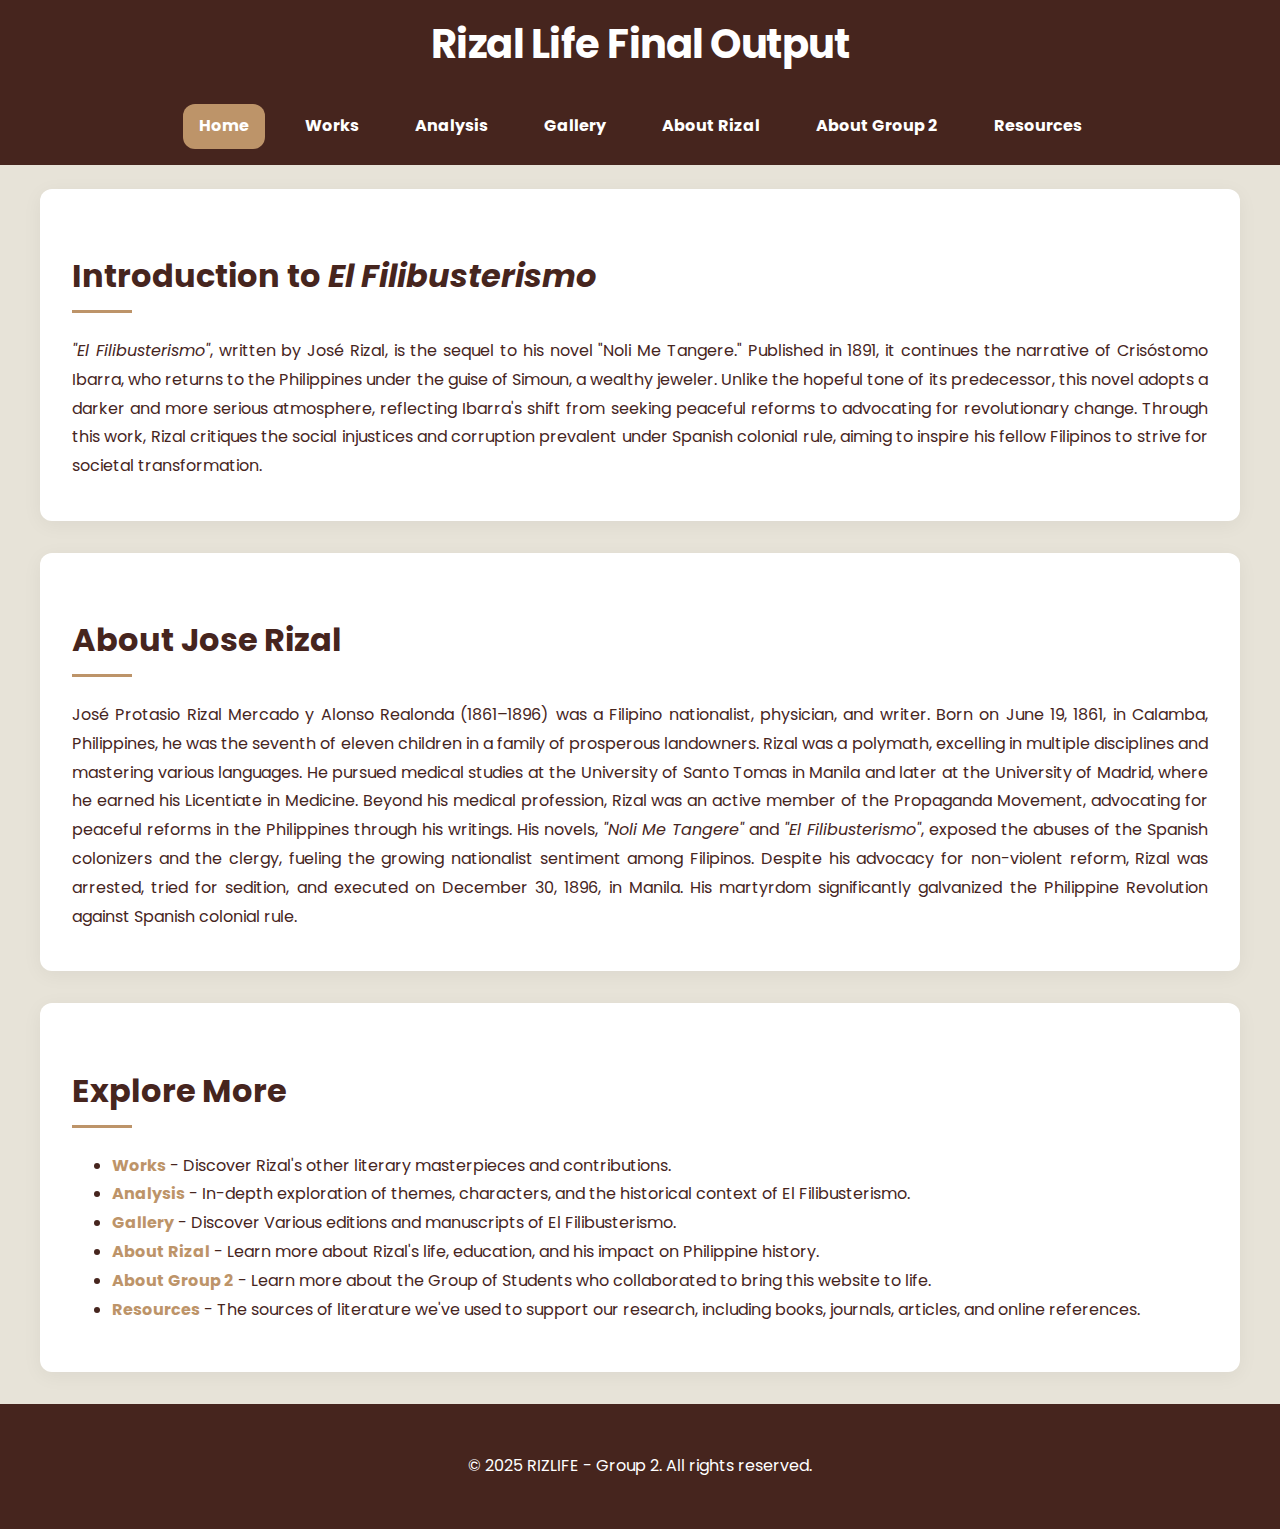
<file: index.html>
<!DOCTYPE html>
<html lang="en">
<head>
    <meta charset="UTF-8">
    <meta name="viewport" content="width=device-width, initial-scale=1.0">
    <title>Rizal Life Final Output</title>
    <link rel="stylesheet" href="styles.css">
    <link href="https://fonts.googleapis.com/css2?family=Poppins:wght@400;500;600;700&display=swap" rel="stylesheet">
</head>
<body>
    <header>
        <h1>Rizal Life Final Output</h1>
    </header>

    <main>
        <section id="introduction">
            <h2>Introduction to <em>El Filibusterismo</em></h2>
            <p>
                <em>"El Filibusterismo"</em>, written by José Rizal, is the sequel to his novel "Noli Me Tangere." Published in 1891, it continues the narrative of Crisóstomo Ibarra, who returns to the Philippines under the guise of Simoun, a wealthy jeweler. Unlike the hopeful tone of its predecessor, this novel adopts a darker and more serious atmosphere, reflecting Ibarra's shift from seeking peaceful reforms to advocating for revolutionary change. Through this work, Rizal critiques the social injustices and corruption prevalent under Spanish colonial rule, aiming to inspire his fellow Filipinos to strive for societal transformation.
            </p>
        </section>

        <section id="biography">
            <h2>About Jose Rizal</h2>
            <p>
                José Protasio Rizal Mercado y Alonso Realonda (1861–1896) was a Filipino nationalist, physician, and writer. Born on June 19, 1861, in Calamba, Philippines, he was the seventh of eleven children in a family of prosperous landowners. Rizal was a polymath, excelling in multiple disciplines and mastering various languages. He pursued medical studies at the University of Santo Tomas in Manila and later at the University of Madrid, where he earned his Licentiate in Medicine. Beyond his medical profession, Rizal was an active member of the Propaganda Movement, advocating for peaceful reforms in the Philippines through his writings. His novels, <em>"Noli Me Tangere"</em> and <em>"El Filibusterismo"</em>, exposed the abuses of the Spanish colonizers and the clergy, fueling the growing nationalist sentiment among Filipinos. Despite his advocacy for non-violent reform, Rizal was arrested, tried for sedition, and executed on December 30, 1896, in Manila. His martyrdom significantly galvanized the Philippine Revolution against Spanish colonial rule.
            </p>
        </section>

        <section id="links">
            <h2>Explore More</h2>
            <ul>
                <li><a href="works.html">Works</a> - Discover Rizal's other literary masterpieces and contributions.</li>
                <li><a href="analysis.html">Analysis</a> - In-depth exploration of themes, characters, and the historical context of El Filibusterismo.</li>
                <li><a href="gallery.html">Gallery</a> - Discover Various editions and manuscripts of El Filibusterismo.</li>
                <li><a href="about.html">About Rizal</a> - Learn more about Rizal's life, education, and his impact on Philippine history.</li>
                <li><a href="about-group2.html">About Group 2</a> - Learn more about the Group of Students who collaborated to bring this website to life.</li>
                <li><a href="resources.html">Resources</a> - The sources of literature we've used to support our research, including books, journals, articles, and online references.</li>
            </ul>
        </section>
    </main>

    <footer>
        <p>&copy; 2025 RIZLIFE - Group 2. All rights reserved.</p>
    </footer>

    <script src="js/navbar.js"></script>
</body>
</html>
</file>
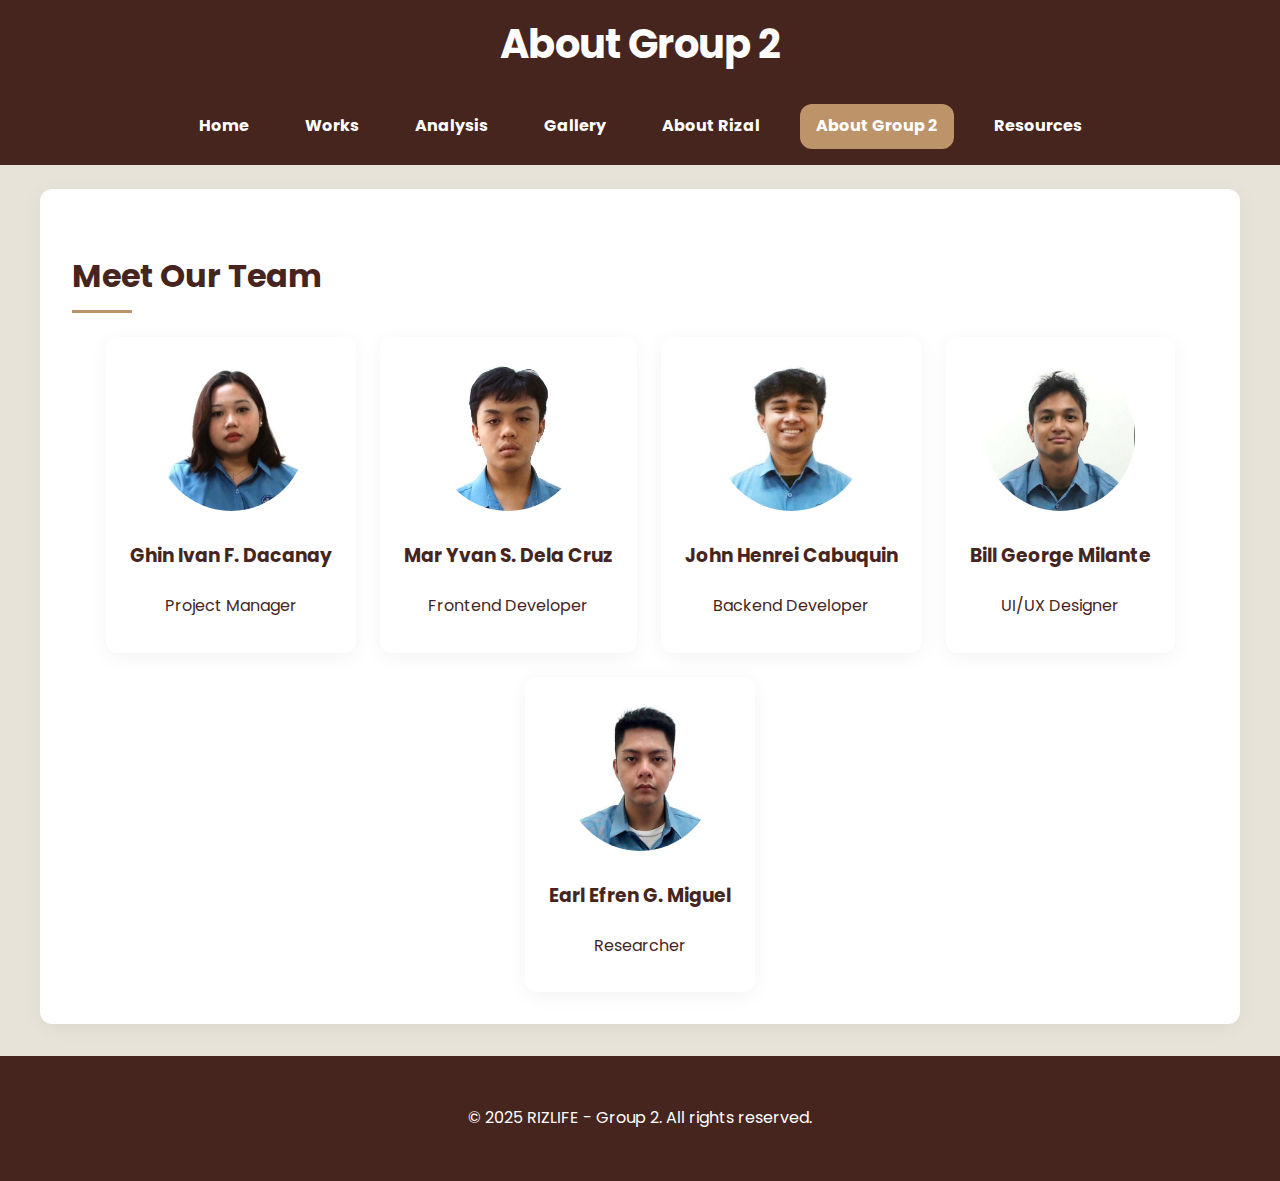
<file: about-group2.html>
<!DOCTYPE html>
<html lang="en">
<head>
    <meta charset="UTF-8">
    <meta name="viewport" content="width=device-width, initial-scale=1.0">
    <title>About Group 2</title>
    <link rel="stylesheet" href="styles.css">
    <link href="https://fonts.googleapis.com/css2?family=Poppins:wght@400;500;600;700&display=swap" rel="stylesheet">
</head>
<body>
    <header>
        <h1>About Group 2</h1>
    </header>

    <main>
        <section id="group-members">
            <h2>Meet Our Team</h2>
            <div class="member-container">
                <div class="member">
                    <img src="images/member1.jpg" alt="Member 1">
                    <h3>Ghin Ivan F. Dacanay</h3>
                    <p style="text-align: center;">Project Manager</p>
                </div>
                <div class="member">
                    <img src="images/member2.jpg" alt="Member 2">
                    <h3>Mar Yvan S. Dela Cruz</h3>
                    <p style="text-align: center;">Frontend Developer</p>
                </div>
                <div class="member">
                    <img src="images/member3.jpg" alt="Member 3">
                    <h3>John Henrei Cabuquin</h3>
                    <p style="text-align: center;">Backend Developer</p>
                </div>
                <div class="member">
                    <img src="images/member4.jpg" alt="Member 4">
                    <h3>Bill George Milante</h3>
                    <p style="text-align: center;">UI/UX Designer</p>
                </div>
                <div class="member">
                    <img src="images/member5.jpg" alt="Member 5">
                    <h3>Earl Efren G. Miguel</h3>
                    <p style="text-align: center;">Researcher</p>
                </div>
            </div>
        </section>
    </main>

    <footer>
        <p>&copy; 2025 RIZLIFE - Group 2. All rights reserved.</p>
    </footer>

    <script src="js/navbar.js"></script>
</body>
</html>
</file>
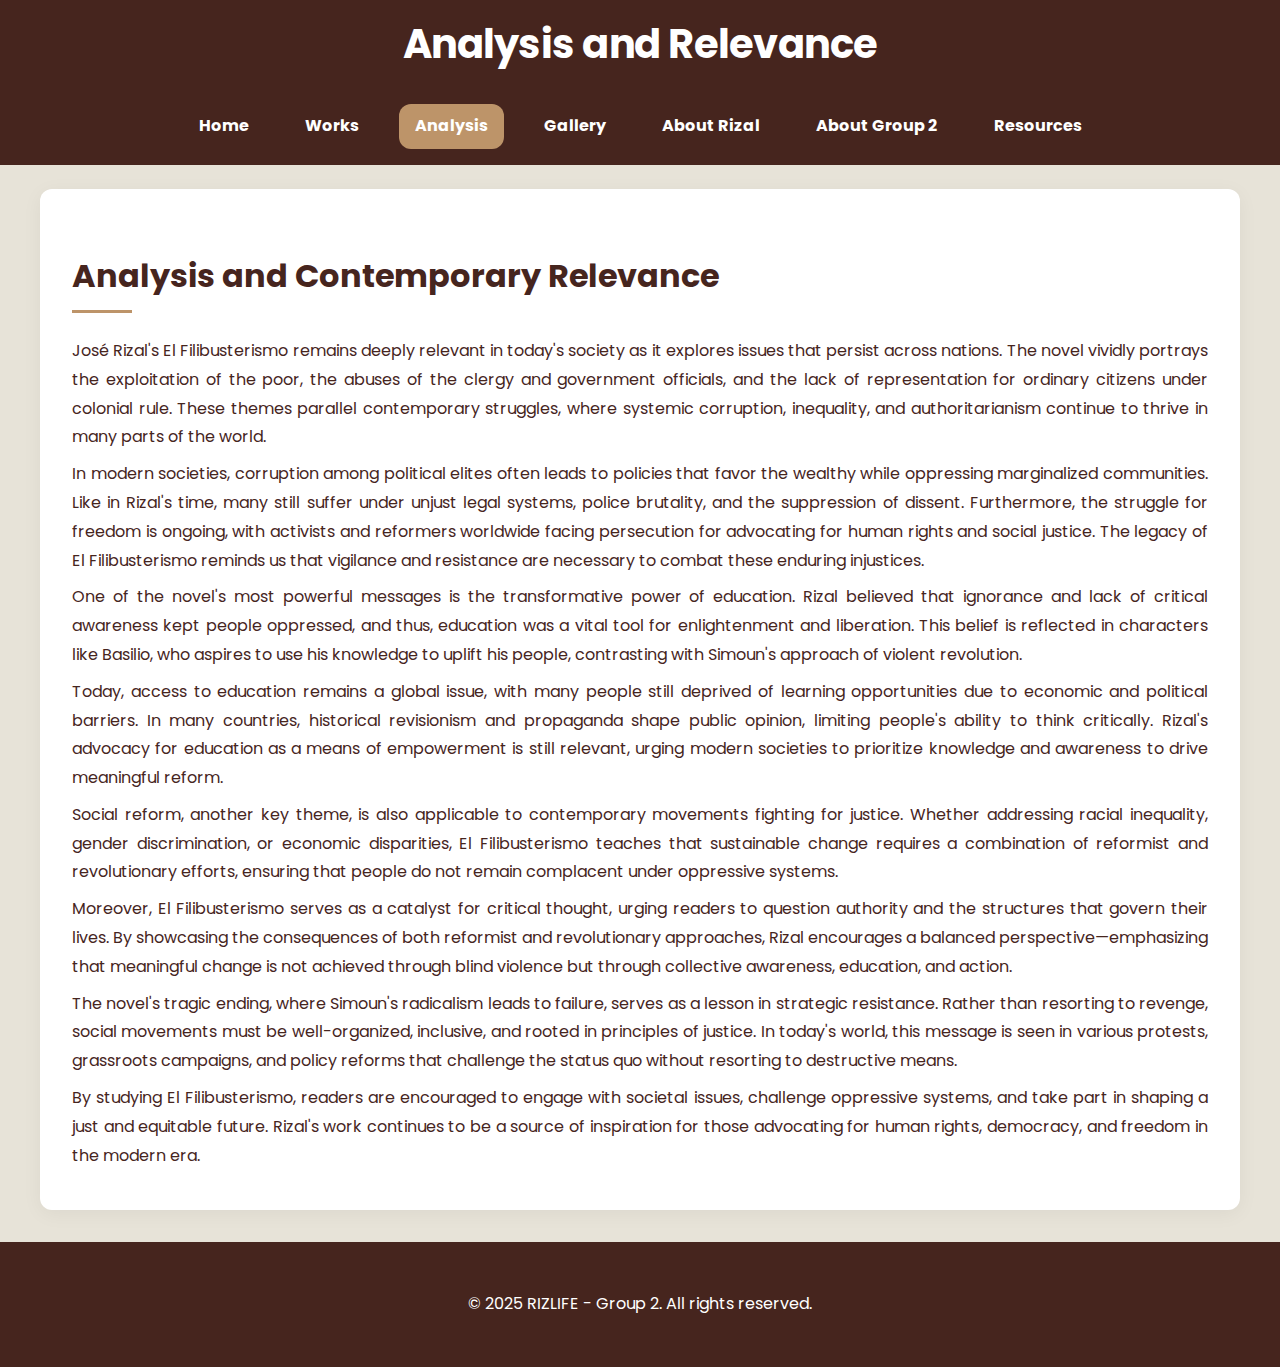
<file: analysis.html>
<!DOCTYPE html>
<html lang="en">
<head>
    <meta charset="UTF-8">
    <meta name="viewport" content="width=device-width, initial-scale=1.0">
    <title>Analysis - Noli Me Tangere & El Filibusterismo</title>
    <link rel="stylesheet" href="styles.css">
    <link href="https://fonts.googleapis.com/css2?family=Poppins:wght@400;500;600;700&display=swap" rel="stylesheet">
</head>
<body>
    <header>
        <h1>Analysis and Relevance</h1>
    </header>

    <main>
        <section id="analysis">
            <h2>Analysis and Contemporary Relevance</h2>
            
            <p>
                José Rizal's El Filibusterismo remains deeply relevant in today's society as it explores issues that persist across nations. The novel vividly portrays the exploitation of the poor, the abuses of the clergy and government officials, and the lack of representation for ordinary citizens under colonial rule. These themes parallel contemporary struggles, where systemic corruption, inequality, and authoritarianism continue to thrive in many parts of the world.
            </p>

            <p>
                In modern societies, corruption among political elites often leads to policies that favor the wealthy while oppressing marginalized communities. Like in Rizal's time, many still suffer under unjust legal systems, police brutality, and the suppression of dissent. Furthermore, the struggle for freedom is ongoing, with activists and reformers worldwide facing persecution for advocating for human rights and social justice. The legacy of El Filibusterismo reminds us that vigilance and resistance are necessary to combat these enduring injustices.
            </p>

            <p>
                One of the novel's most powerful messages is the transformative power of education. Rizal believed that ignorance and lack of critical awareness kept people oppressed, and thus, education was a vital tool for enlightenment and liberation. This belief is reflected in characters like Basilio, who aspires to use his knowledge to uplift his people, contrasting with Simoun's approach of violent revolution.
            </p>

            <p>
                Today, access to education remains a global issue, with many people still deprived of learning opportunities due to economic and political barriers. In many countries, historical revisionism and propaganda shape public opinion, limiting people's ability to think critically. Rizal's advocacy for education as a means of empowerment is still relevant, urging modern societies to prioritize knowledge and awareness to drive meaningful reform.
            </p>

            <p>
                Social reform, another key theme, is also applicable to contemporary movements fighting for justice. Whether addressing racial inequality, gender discrimination, or economic disparities, El Filibusterismo teaches that sustainable change requires a combination of reformist and revolutionary efforts, ensuring that people do not remain complacent under oppressive systems.
            </p>

            <p>
                Moreover, El Filibusterismo serves as a catalyst for critical thought, urging readers to question authority and the structures that govern their lives. By showcasing the consequences of both reformist and revolutionary approaches, Rizal encourages a balanced perspective—emphasizing that meaningful change is not achieved through blind violence but through collective awareness, education, and action.
            </p>

            <p>
                The novel's tragic ending, where Simoun's radicalism leads to failure, serves as a lesson in strategic resistance. Rather than resorting to revenge, social movements must be well-organized, inclusive, and rooted in principles of justice. In today's world, this message is seen in various protests, grassroots campaigns, and policy reforms that challenge the status quo without resorting to destructive means.
            </p>

            <p>
                By studying El Filibusterismo, readers are encouraged to engage with societal issues, challenge oppressive systems, and take part in shaping a just and equitable future. Rizal's work continues to be a source of inspiration for those advocating for human rights, democracy, and freedom in the modern era.
            </p>
        </section>
    </main>

    <footer>
        <p>&copy; 2025 RIZLIFE - Group 2. All rights reserved.</p>
    </footer>

    <script src="js/navbar.js"></script>
</body>
</html>
</file>
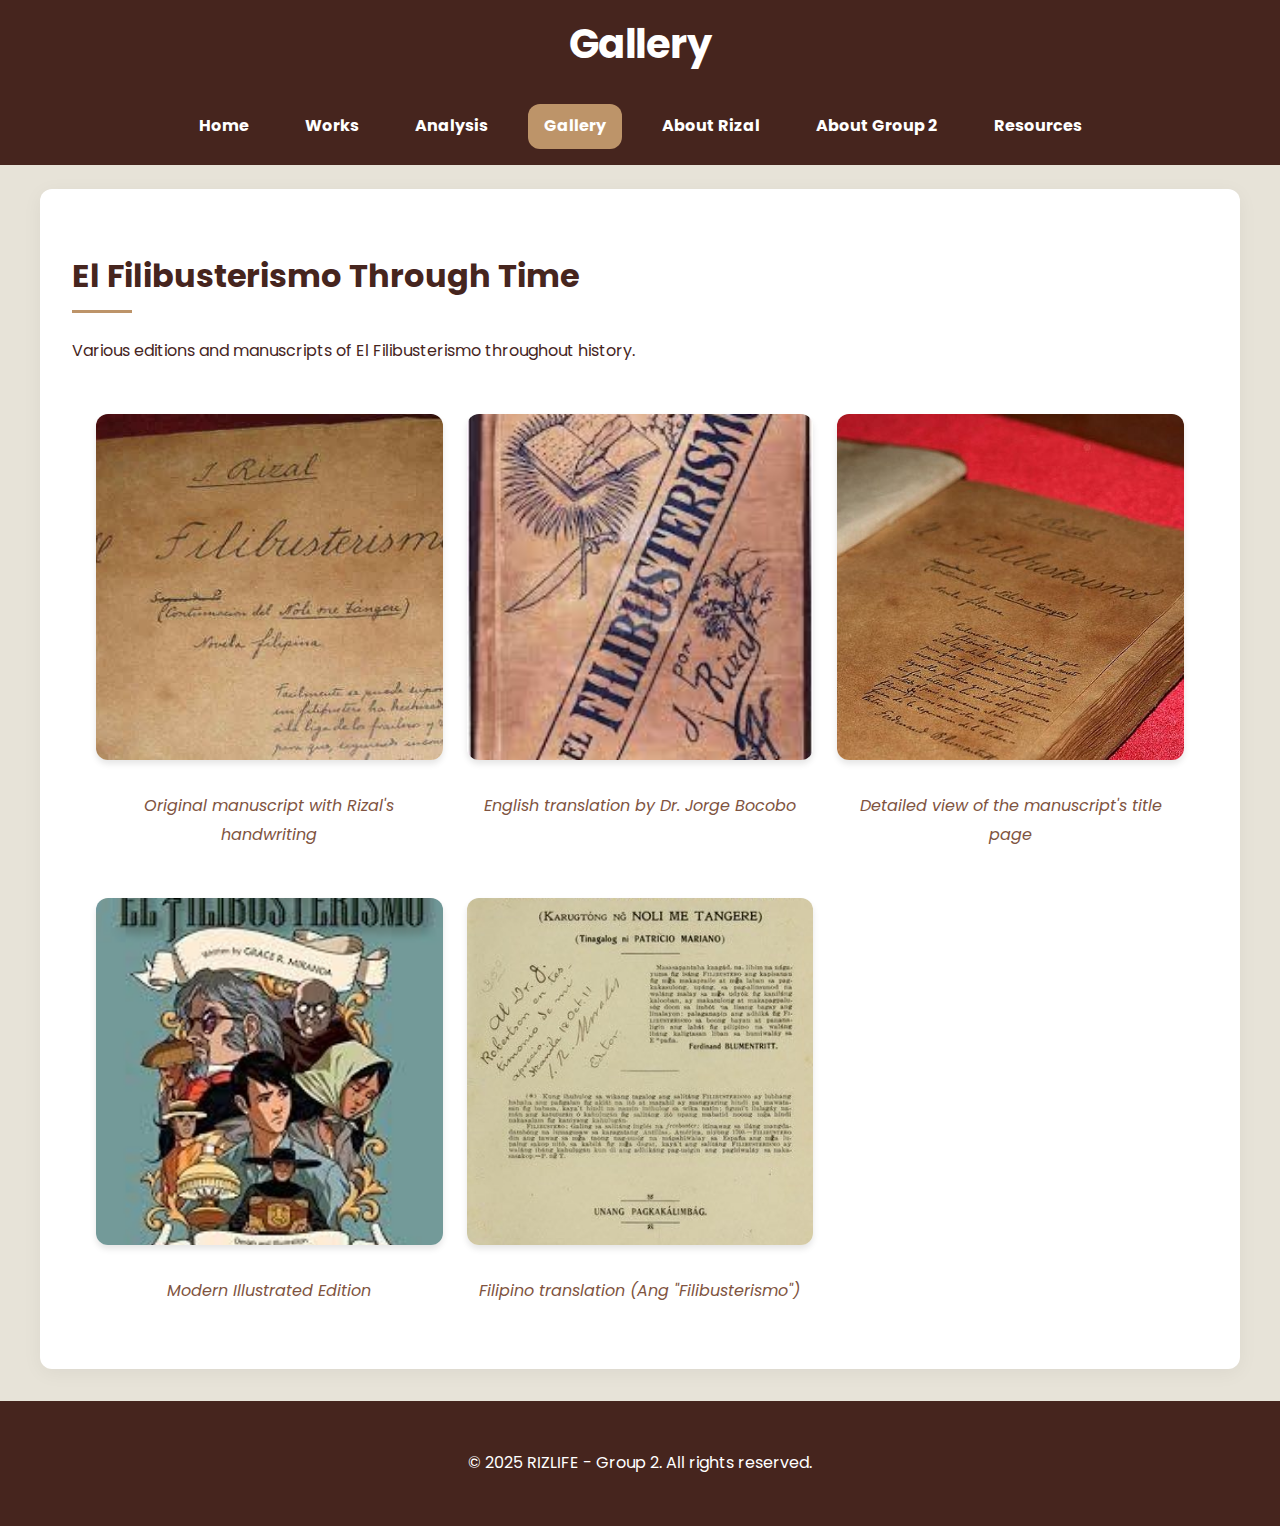
<file: gallery.html>
<!DOCTYPE html>
<html lang="en">
<head>
    <meta charset="UTF-8">
    <meta name="viewport" content="width=device-width, initial-scale=1.0">
    <title>Gallery - Jose Rizal</title>
    <link rel="stylesheet" href="styles.css">
    <link href="https://fonts.googleapis.com/css2?family=Poppins:wght@400;500;600;700&display=swap" rel="stylesheet">
</head>
<body>
    <header>
        <h1>Gallery</h1>
    </header>

    <main>
        <section id="el-fili-gallery">
            <h2>El Filibusterismo Through Time</h2>
            <p class="section-description">Various editions and manuscripts of El Filibusterismo throughout history.</p>
            
            <div class="gallery-grid">
                <div class="gallery-item">
                    <div class="image-container">
                        <img src="images/manuscript1.jpg" alt="Original manuscript of El Filibusterismo" onclick="openModal(this)">
                    </div>
                    <p class="caption">Original manuscript with Rizal's handwriting</p>
                </div>
                <div class="gallery-item">
                    <div class="image-container">
                        <img src="images/book-cover1.jpg" alt="English translation cover" onclick="openModal(this)">
                    </div>
                    <p class="caption">English translation by Dr. Jorge Bocobo</p>
                </div>
                <div class="gallery-item">
                    <div class="image-container">
                        <img src="images/manuscript2.jpg" alt="El Filibusterismo manuscript page" onclick="openModal(this)">
                    </div>
                    <p class="caption">Detailed view of the manuscript's title page</p>
                </div>
                <div class="gallery-item">
                    <div class="image-container">
                        <img src="images/book-cover2.jpg" alt="Modern illustrated cover" onclick="openModal(this)">
                    </div>
                    <p class="caption">Modern Illustrated Edition</p>
                </div>
                <div class="gallery-item">
                    <div class="image-container">
                        <img src="images/book-cover3.jpg" alt="Filipino translation cover" onclick="openModal(this)">
                    </div>
                    <p class="caption">Filipino translation (Ang "Filibusterismo")</p>
                </div>
            </div>
        </section>
    </main>

    <!-- Add Modal HTML -->
    <div id="imageModal" class="modal">
        <span class="close-modal">&times;</span>
        <img class="modal-content" id="modalImage">
        <div id="modalCaption"></div>
    </div>

    <footer>
        <p>&copy; 2025 RIZLIFE - Group 2. All rights reserved.</p>
    </footer>

    <!-- Keep the modal script but remove the navbar loading script -->
    <script>
        // Modal functionality
        const modal = document.getElementById('imageModal');
        const modalImg = document.getElementById('modalImage');
        const modalCaption = document.getElementById('modalCaption');
        const closeBtn = document.querySelector('.close-modal');

        function openModal(img) {
            modal.style.display = "block";
            modalImg.src = img.src;
            modalCaption.innerHTML = img.alt;
            document.body.style.overflow = 'hidden';
        }

        closeBtn.onclick = closeModal;
        modal.onclick = function(e) {
            if (e.target === modal) {
                closeModal();
            }
        }

        function closeModal() {
            modal.style.display = "none";
            document.body.style.overflow = 'auto';
        }

        // Close modal with escape key
        document.addEventListener('keydown', function(e) {
            if (e.key === 'Escape' && modal.style.display === "block") {
                closeModal();
            }
        });
    </script>
    <script src="js/navbar.js"></script>
</body>
</html>
</file>
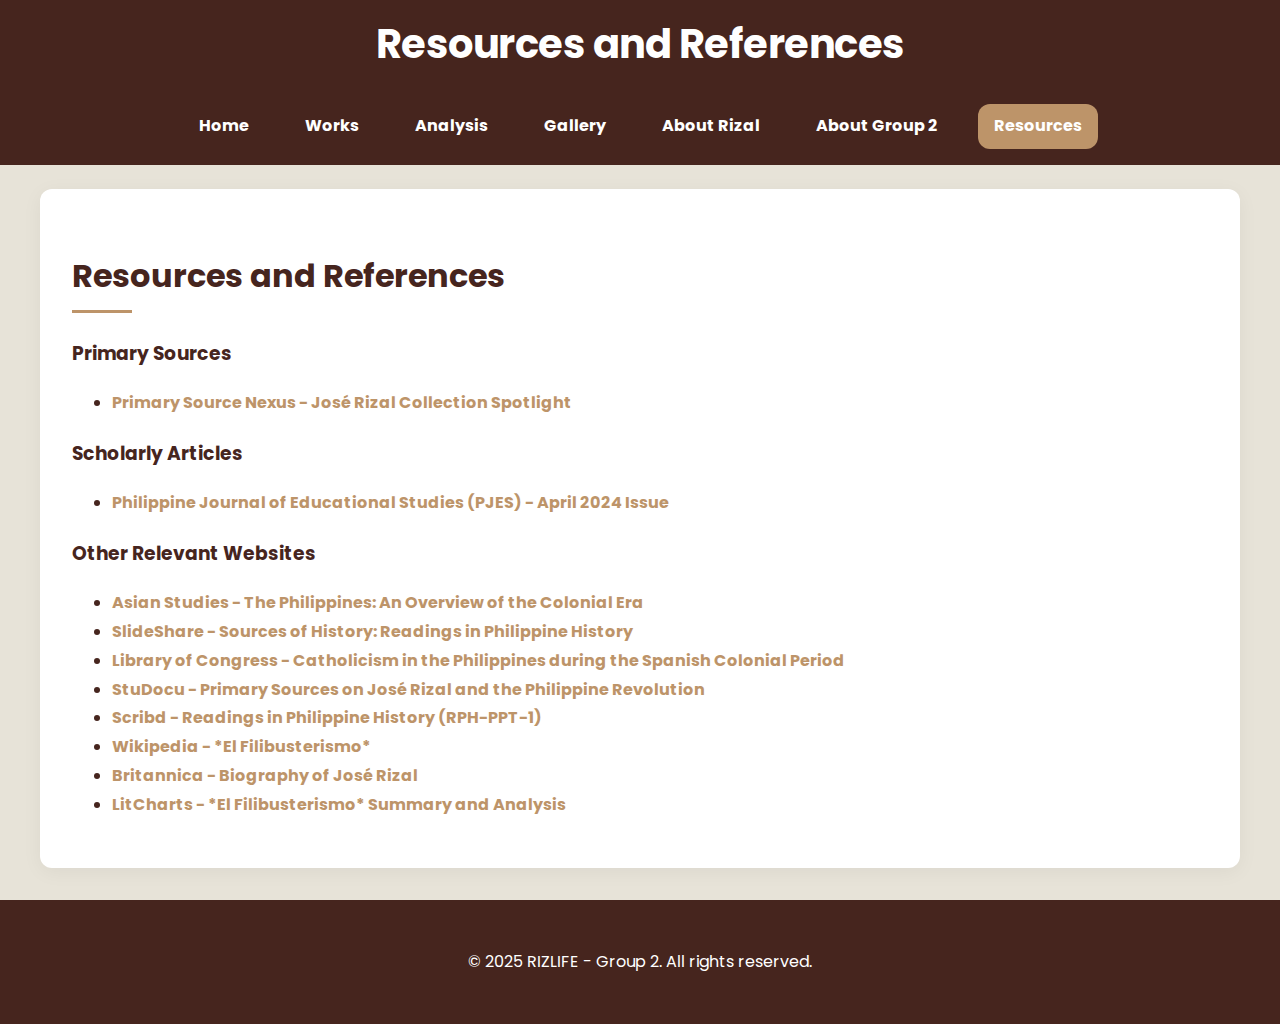
<file: resources.html>
<!DOCTYPE html>
<html lang="en">
<head>
    <meta charset="UTF-8">
    <meta name="viewport" content="width=device-width, initial-scale=1.0">
    <title>Resources - El Filibusterismo</title>
    <link rel="stylesheet" href="styles.css">
    <link href="https://fonts.googleapis.com/css2?family=Poppins:wght@400;500;600;700&display=swap" rel="stylesheet">
</head>
<body>
    <header>
        <h1>Resources and References</h1>
    </header>

    <main>
        <section id="resources">
            <h2>Resources and References</h2>

            <h3>Primary Sources</h3>
            <ul>
                <li><a href="https://primarysourcenexus.org/2024/05/collections-spotlight-jose-rizal/?utm_" target="_blank">Primary Source Nexus - José Rizal Collection Spotlight</a></li>
            </ul>

            <h3>Scholarly Articles</h3>
            <ul>
                <li><a href="https://educ.upd.edu.ph/wp-content/uploads/2024/04/PJES-DOI-04162024.pdf?utm_" target="_blank">Philippine Journal of Educational Studies (PJES) - April 2024 Issue</a></li>
            </ul>

            <h3>Other Relevant Websites</h3>
            <ul>
                <li><a href="https://www.asianstudies.org/publications/eaa/archives/the-philippines-an-overview-of-the-colonial-era/?utm_" target="_blank">Asian Studies - The Philippines: An Overview of the Colonial Era</a></li>
                <li><a href="https://www.slideshare.net/slideshow/sources-of-history-readings-in-the-philippine-history-161851782/161851782" target="_blank">SlideShare - Sources of History: Readings in Philippine History</a></li>
                <li><a href="https://blogs.loc.gov/international-collections/2018/07/catholicism-in-the-philippines-during-the-spanish-colonial-period-1521-1898/?utm_" target="_blank">Library of Congress - Catholicism in the Philippines during the Spanish Colonial Period</a></li>
                <li><a href="https://www.studocu.com/en-us/messages/question/3001408/what-is-a-primary-source-about-jose-rizal-and-the-philippine-revolution" target="_blank">StuDocu - Primary Sources on José Rizal and the Philippine Revolution</a></li>
                <li><a href="https://www.scribd.com/presentation/498921635/RPH-PPT-1" target="_blank">Scribd - Readings in Philippine History (RPH-PPT-1)</a></li>
                <li><a href="https://en.wikipedia.org/wiki/El_filibusterismo?utm_" target="_blank">Wikipedia - *El Filibusterismo*</a></li>
                <li><a href="https://www.britannica.com/biography/Jose-Rizal?" target="_blank">Britannica - Biography of José Rizal</a></li>
                <li><a href="https://www.litcharts.com/lit/el-filibusterismo?utm_" target="_blank">LitCharts - *El Filibusterismo* Summary and Analysis</a></li>
            </ul>
        </section>
    </main>

    <footer>
        <p>&copy; 2025 RIZLIFE - Group 2. All rights reserved.</p>
    </footer>

    <script src="js/navbar.js"></script>
</body>
</html>
</file>
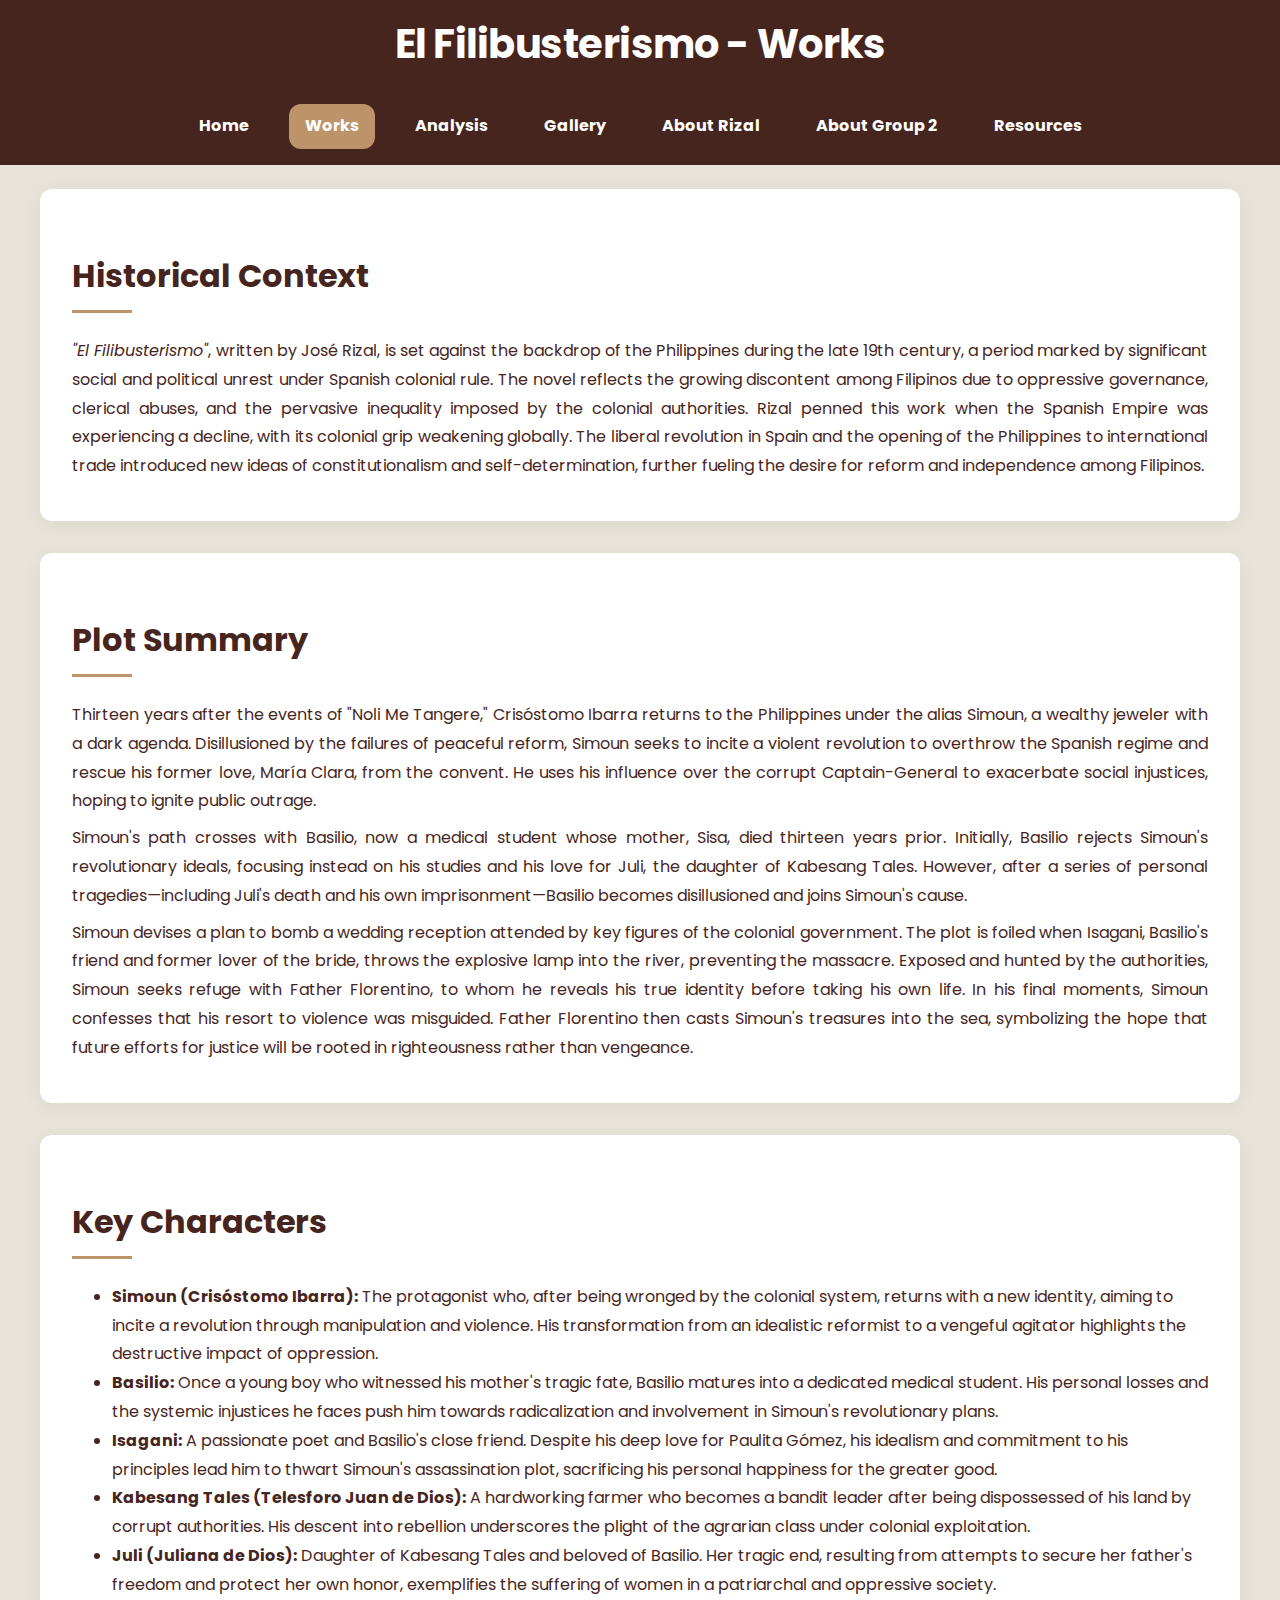
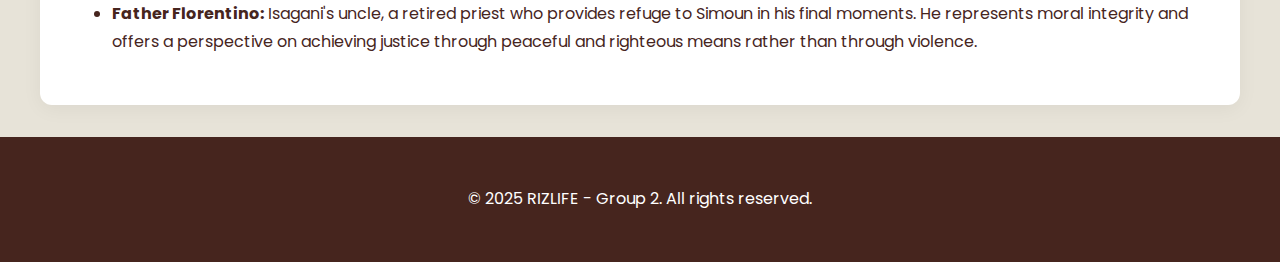
<file: works.html>
<!DOCTYPE html>
<html lang="en">
<head>
    <meta charset="UTF-8">
    <meta name="viewport" content="width=device-width, initial-scale=1.0">
    <title>Works - El Filibusterismo</title>
    <link rel="stylesheet" href="styles.css">
    <link href="https://fonts.googleapis.com/css2?family=Poppins:wght@400;500;600;700&display=swap" rel="stylesheet">
</head>
<body>
    <header>
        <h1>El Filibusterismo - Works</h1>
    </header>

    <main>
        <section id="historical-context">
            <h2>Historical Context</h2>
            <p>
                <em>"El Filibusterismo"</em>, written by José Rizal, is set against the backdrop of the Philippines during the late 19th century, a period marked by significant social and political unrest under Spanish colonial rule. The novel reflects the growing discontent among Filipinos due to oppressive governance, clerical abuses, and the pervasive inequality imposed by the colonial authorities. Rizal penned this work when the Spanish Empire was experiencing a decline, with its colonial grip weakening globally. The liberal revolution in Spain and the opening of the Philippines to international trade introduced new ideas of constitutionalism and self-determination, further fueling the desire for reform and independence among Filipinos.
            </p>
        </section>

        <section id="plot-summary">
            <h2>Plot Summary</h2>
            <p>
                Thirteen years after the events of "Noli Me Tangere," Crisóstomo Ibarra returns to the Philippines under the alias Simoun, a wealthy jeweler with a dark agenda. Disillusioned by the failures of peaceful reform, Simoun seeks to incite a violent revolution to overthrow the Spanish regime and rescue his former love, María Clara, from the convent. He uses his influence over the corrupt Captain-General to exacerbate social injustices, hoping to ignite public outrage.
            </p>
            <p>
                Simoun's path crosses with Basilio, now a medical student whose mother, Sisa, died thirteen years prior. Initially, Basilio rejects Simoun's revolutionary ideals, focusing instead on his studies and his love for Juli, the daughter of Kabesang Tales. However, after a series of personal tragedies—including Juli's death and his own imprisonment—Basilio becomes disillusioned and joins Simoun's cause.
            </p>
            <p>
                Simoun devises a plan to bomb a wedding reception attended by key figures of the colonial government. The plot is foiled when Isagani, Basilio's friend and former lover of the bride, throws the explosive lamp into the river, preventing the massacre. Exposed and hunted by the authorities, Simoun seeks refuge with Father Florentino, to whom he reveals his true identity before taking his own life. In his final moments, Simoun confesses that his resort to violence was misguided. Father Florentino then casts Simoun's treasures into the sea, symbolizing the hope that future efforts for justice will be rooted in righteousness rather than vengeance.
            </p>
        </section>

        <section id="key-characters">
            <h2>Key Characters</h2>
            <ul>
                <li>
                    <strong>Simoun (Crisóstomo Ibarra):</strong> The protagonist who, after being wronged by the colonial system, returns with a new identity, aiming to incite a revolution through manipulation and violence. His transformation from an idealistic reformist to a vengeful agitator highlights the destructive impact of oppression.
                </li>
                <li>
                    <strong>Basilio:</strong> Once a young boy who witnessed his mother's tragic fate, Basilio matures into a dedicated medical student. His personal losses and the systemic injustices he faces push him towards radicalization and involvement in Simoun's revolutionary plans.
                </li>
                <li>
                    <strong>Isagani:</strong> A passionate poet and Basilio's close friend. Despite his deep love for Paulita Gómez, his idealism and commitment to his principles lead him to thwart Simoun's assassination plot, sacrificing his personal happiness for the greater good.
                </li>
                <li>
                    <strong>Kabesang Tales (Telesforo Juan de Dios):</strong> A hardworking farmer who becomes a bandit leader after being dispossessed of his land by corrupt authorities. His descent into rebellion underscores the plight of the agrarian class under colonial exploitation.
                </li>
                <li>
                    <strong>Juli (Juliana de Dios):</strong> Daughter of Kabesang Tales and beloved of Basilio. Her tragic end, resulting from attempts to secure her father's freedom and protect her own honor, exemplifies the suffering of women in a patriarchal and oppressive society.
                </li>
                <li>
                    <strong>Father Florentino:</strong> Isagani's uncle, a retired priest who provides refuge to Simoun in his final moments. He represents moral integrity and offers a perspective on achieving justice through peaceful and righteous means rather than through violence.
                </li>
            </ul>
        </section>
    </main>

    <footer>
        <p>&copy; 2025 RIZLIFE - Group 2. All rights reserved.</p>
    </footer>

    <script src="js/navbar.js"></script>
</body>
</html>
</file>
<file: styles.css>
:root {
  --primary-color: #46251e;
  --secondary-color: #7f5441;
  --accent-color: #bd9469;
  --light-neutral: #e7e3d8;
  --text-color: #46251e;
  --white: #ffffff;
  --spacing-xs: 0.5rem;
  --spacing-sm: 1rem;
  --spacing-md: 1.5rem;
  --spacing-lg: 2rem;
  --border-radius: 12px;
}

/* General Styles */
body {
  font-family: 'Poppins', sans-serif;
  margin: 0;
  padding: 0;
  line-height: 1.8;
  color: var(--text-color);
  background: var(--light-neutral);
}

/* Header Styles */
header {
  background: var(--primary-color);
  color: var(--white);
  padding: var(--spacing-xs) 0;
  text-align: center;
  position: relative;
  overflow: hidden;
  margin-bottom: 0;
}

header h1 {
  font-size: 2.5rem;
  margin: 0;
  font-weight: 700;
  letter-spacing: -0.5px;
  position: relative;
  z-index: 1;
}

/* Navbar Styles */
.navbar {
  background-color: var(--primary-color);
  padding: var(--spacing-sm) 0;
  position: sticky;
  top: 0;
  z-index: 100;
  width: 100%;
  overflow-x: hidden; /* Prevent horizontal scroll */
}

.nav-container {
  max-width: 1200px;
  margin: 0 auto;
  padding: 0 var(--spacing-md);
  display: flex;
  justify-content: center;
  align-items: center;
  position: relative;
}

.nav-links {
  display: flex;
  gap: var(--spacing-md);
  justify-content: center;
}

.nav-link {
  color: var(--white);
  text-decoration: none;
  padding: var(--spacing-xs) var(--spacing-sm);
  border-radius: var(--border-radius);
  transition: background-color 0.3s ease;
}

.nav-link:hover,
.nav-link.active {
  background-color: var(--accent-color);
}

/* Hamburger Menu Styles */
.hamburger {
    display: none;
    flex-direction: column;
    gap: 5px;
    cursor: pointer;
    padding: var(--spacing-xs);
    position: absolute;
    left: var(--spacing-sm);
    top: 50%;
    transform: translateY(-50%);
    z-index: 1000;
    background: transparent;
    border: none;
}

.hamburger div {
    width: 25px;
    height: 3px;
    background-color: var(--white);
    transition: all 0.3s ease;
}

.hamburger.open div:nth-child(1) {
    transform: rotate(45deg) translate(5px, 5px);
}

.hamburger.open div:nth-child(2) {
    opacity: 0;
}

.hamburger.open div:nth-child(3) {
    transform: rotate(-45deg) translate(5px, -5px);
}

/* Mobile Styles */
@media (max-width: 768px) {
  header {
    position: fixed; /* Change to fixed */
    width: 100%;
    top: 0;
    z-index: 99;
    padding: var(--spacing-sm) 0;
    transition: transform 0.3s ease;
  }

  /* Add new class for header hiding on scroll */
  header.scroll-hidden {
    transform: translateY(-100%);
  }

  header h1 {
    font-size: 1.5rem;
    padding: var(--spacing-xs);
    margin: 0; /* Remove bottom margin */
  }

  .navbar {
    position: fixed; /* Change from relative to fixed */
    top: 60px; /* Move navbar below header */
    width: 100%;
    background-color: transparent; /* Remove the background color */
    padding: 0;
    height: 60px;
    z-index: 99;
    margin-bottom: var(--spacing-md);
  }

  .nav-container {
    width: 100%;
    max-width: 100%;
    padding: 0;
    margin: 0;
    display: flex;
    justify-content: flex-start;
    padding: var(--spacing-sm);
    background: transparent; /* Ensure container is also transparent */
  }

  .nav-links {
    display: none;
    position: fixed;
    top: 0; /* Change from 60px to 0 */
    left: -100%;
    width: 250px; /* Fixed width for mobile menu */
    height: 100vh; /* Full viewport height */
    background-color: var(--primary-color);
    flex-direction: column;
    padding: 0; /* Remove padding */
    margin: 0;
    transition: left 0.3s ease;
    overflow-y: scroll; /* Changed from auto to scroll */
    -webkit-overflow-scrolling: touch; /* Add smooth scrolling for iOS */
    box-shadow: 2px 0 5px rgba(0, 0, 0, 0.1);
  }

  .nav-links.active {
    left: 0;
  }

  .nav-link {
    font-size: 0.9rem;
    padding: var(--spacing-sm) var(--spacing-md);
    width: 100%;
    text-align: left;
    border-bottom: 1px solid rgba(255, 255, 255, 0.1);
    margin: 0; /* Remove any margins */
    white-space: normal; /* Allow text to wrap */
    box-sizing: border-box;
  }

  .nav-link:last-child {
    border-bottom: none;
  }

  /* Adjust main content spacing */
  main {
    margin-top: 120px; /* Adjust based on header + navbar height */
    padding-bottom: var(--spacing-lg);
  }

  footer {
    margin-bottom: 0;
  }

  .hamburger {
    display: flex;
    position: fixed; /* Changed from absolute to fixed */
    left: 10px; /* Adjusted left position */
    top: 45px;
    z-index: 1001;
    background: transparent;
    border: none;
    padding: 0; /* Remove padding */
    gap: 6px; /* Space between lines */
    pointer-events: auto; /* Ensure clicks only register on the lines */
    transition: top 0.3s ease;
  }

  /* Update scroll-visible class to remove background */
  .hamburger.scroll-visible {
    top: 15px;
    background: transparent;
    padding: 0;
  }

  .hamburger div {
    width: 28px;
    height: 2px;
    background-color: var(--accent-color); /* Using the brown accent color */
    transition: all 0.3s ease;
    pointer-events: none; /* Prevent individual lines from capturing clicks */
  }

  .hamburger.open div:nth-child(1) {
    transform: rotate(45deg) translate(6px, 6px);
  }

  .hamburger.open div:nth-child(2) {
    opacity: 0;
  }

  .hamburger.open div:nth-child(3) {
    transform: rotate(-45deg) translate(6px, -6px);
  }

  .nav-links {
    position: fixed;
    top: 0; /* Change from 60px to 0 */
    left: -100%;
    width: 250px;
    height: 100vh; /* Full viewport height */
    background-color: var(--primary-color);
    flex-direction: column;
    padding-top: 0; /* Removed top padding */
    margin: 0; /* Reset margin */
    transition: transform 0.3s ease-in-out;
    z-index: 1000;
    display: flex !important;
    transform: translateX(-100%);
    overflow-y: auto; /* Change to auto for better scrolling */
    overflow-x: hidden; /* Prevent horizontal scroll */
    -webkit-overflow-scrolling: touch;
  }

  .nav-links.active {
    transform: translateX(0);
    left: 0;
    box-shadow: 2px 0 10px rgba(0, 0, 0, 0.1);
  }

  .nav-link {
    padding: var(--spacing-sm) var(--spacing-md);
    width: 100%;
    text-align: left;
    border-bottom: 1px solid rgba(255, 255, 255, 0.1);
    font-size: 0.9rem;
    white-space: normal; /* Allow text to wrap */
    box-sizing: border-box; /* Include padding in width calculation */
  }

  .nav-container {
    justify-content: flex-start;
    padding: var(--spacing-sm);
  }

  /* Hide text, show only icons if you want to add icons later */
  .nav-link span {
    display: block;
    font-size: 0.8rem;
  }
}

/* Main Content */
main {
  max-width: 1200px;
  margin: var(--spacing-md) auto;
  padding: 0 var(--spacing-md);
  display: grid;
  gap: var(--spacing-lg);
}

section {
  background: var(--white);
  border-radius: var(--border-radius);
  padding: var(--spacing-lg);
  box-shadow: 0 4px 20px rgba(0, 0, 0, 0.05);
  transition: transform 0.3s ease;
}

section:hover {
  transform: translateY(-5px);
}

section h2 {
  font-size: 2rem;
  color: var(--primary-color);
  margin-bottom: var(--spacing-md);
  position: relative;
  padding-bottom: var(--spacing-xs);
}

section h2::after {
  content: '';
  position: absolute;
  bottom: 0;
  left: 0;
  width: 60px;
  height: 3px;
  background: var(--accent-color);
}

section p {
  text-align: justify;
  margin: 0.5rem 0;
}

/* Image container styles for about page */
.image-container {
    width: 100%;
    height: 0;
    padding-bottom: 56.25%; /* 16:9 aspect ratio */
    position: relative;
    margin: var(--spacing-sm) 0;
    overflow: hidden;
    border-radius: var(--border-radius);
    box-shadow: 0 4px 6px rgba(0, 0, 0, 0.1);
}

.image-container img {
    position: absolute;
    top: 0;
    left: 0;
    width: 100%;
    height: 100%;
    object-fit: cover;
    object-position: center;
    transition: transform 0.3s ease;
    cursor: pointer;
}

.image-container:hover img {
    transform: scale(1.05);
}

/* Footer Styles */
footer {
  background: var(--primary-color);
  color: var(--white);
  padding: var(--spacing-lg) 0;
  margin-top: var(--spacing-lg);
  text-align: center;
}

/* Links */
a {
  color: var(--accent-color);
  text-decoration: none;
  font-weight: bold;
}

a:hover {
  color: var(--secondary-color);
  text-decoration: underline;
}

/* Responsive Design */
@media (max-width: 768px) {
  section {
    padding: var(--spacing-md);
  }

  section h2 {
    font-size: 1.5rem;
  }

  .image-container {
    padding-bottom: 75%; /* 4:3 aspect ratio for mobile */
  }
}

/* Gallery Grid Styles */
.gallery-grid {
    display: grid;
    grid-template-columns: repeat(3, 1fr); /* 3 columns */
    gap: var(--spacing-md);
    padding: var(--spacing-md);
}

.gallery-item {
    display: flex;
    flex-direction: column;
    gap: var(--spacing-xs);
}

.gallery-item .image-container {
    width: 100%;
    height: 0;
    padding-bottom: 100%; /* 1:1 aspect ratio */
    position: relative;
    overflow: hidden;
    border-radius: var(--border-radius);
    box-shadow: 0 4px 6px rgba(0, 0, 0, 0.1);
}

.gallery-item .image-container img {
    position: absolute;
    top: 0;
    left: 0;
    width: 100%;
    height: 100%;
    object-fit: cover;
    transition: transform 0.3s ease;
    cursor: pointer;
}

.gallery-item .image-container:hover img {
    transform: scale(1.05);
}

.gallery-item .caption {
    text-align: center;
    color: var(--secondary-color);
    font-style: italic;
    margin: 0;
    padding: var(--spacing-xs);
}

/* Responsive adjustments */
@media (max-width: 1024px) {
    .gallery-grid {
        grid-template-columns: repeat(2, 1fr); /* 2 columns on tablets */
    }
}

@media (max-width: 768px) {
    .gallery-grid {
        grid-template-columns: 1fr; /* 1 column on mobile */
        gap: var(--spacing-sm);
    }
}

/* Modal Styles */
.modal {
    display: none;
    position: fixed;
    z-index: 1000;
    padding: 20px;
    left: 0;
    top: 0;
    width: 100%;
    height: 100%;
    background-color: rgba(0, 0, 0, 0.9);
    overflow: auto;
}

.modal-content {
    margin: auto;
    display: block;
    max-width: 90%;
    max-height: 90vh;
    object-fit: contain;
}

.close-modal {
    position: fixed;
    right: 35px;
    top: 15px;
    color: #f1f1f1;
    font-size: 40px;
    font-weight: bold;
    cursor: pointer;
}

#modalCaption {
    margin: auto;
    display: block;
    width: 80%;
    max-width: 700px;
    text-align: center;
    color: #ccc;
    padding: 10px 0;
}

/* Animation */
.modal-content, #modalCaption {
    animation: zoom 0.6s;
}

@keyframes zoom {
    from {transform:scale(0)}
    to {transform:scale(1)}
}

/* Responsive adjustments */
@media only screen and (max-width: 700px) {
    .modal-content {
        width: 100%;
    }
}

.member-container {
    display: flex;
    flex-wrap: wrap;
    justify-content: center;
    gap: var(--spacing-md);
}

.member {
    background: var(--white);
    border-radius: var(--border-radius);
    padding: var(--spacing-md);
    text-align: center;
    box-shadow: 0 4px 20px rgba(0, 0, 0, 0.05);
    transition: transform 0.3s ease;
}

.member img {
    width: 150px; /* Adjust size as needed */
    height: 150px; /* Adjust size as needed */
    border-radius: 50%; /* Circular images */
}

.member:hover {
    transform: translateY(-5px);
}
</file>
